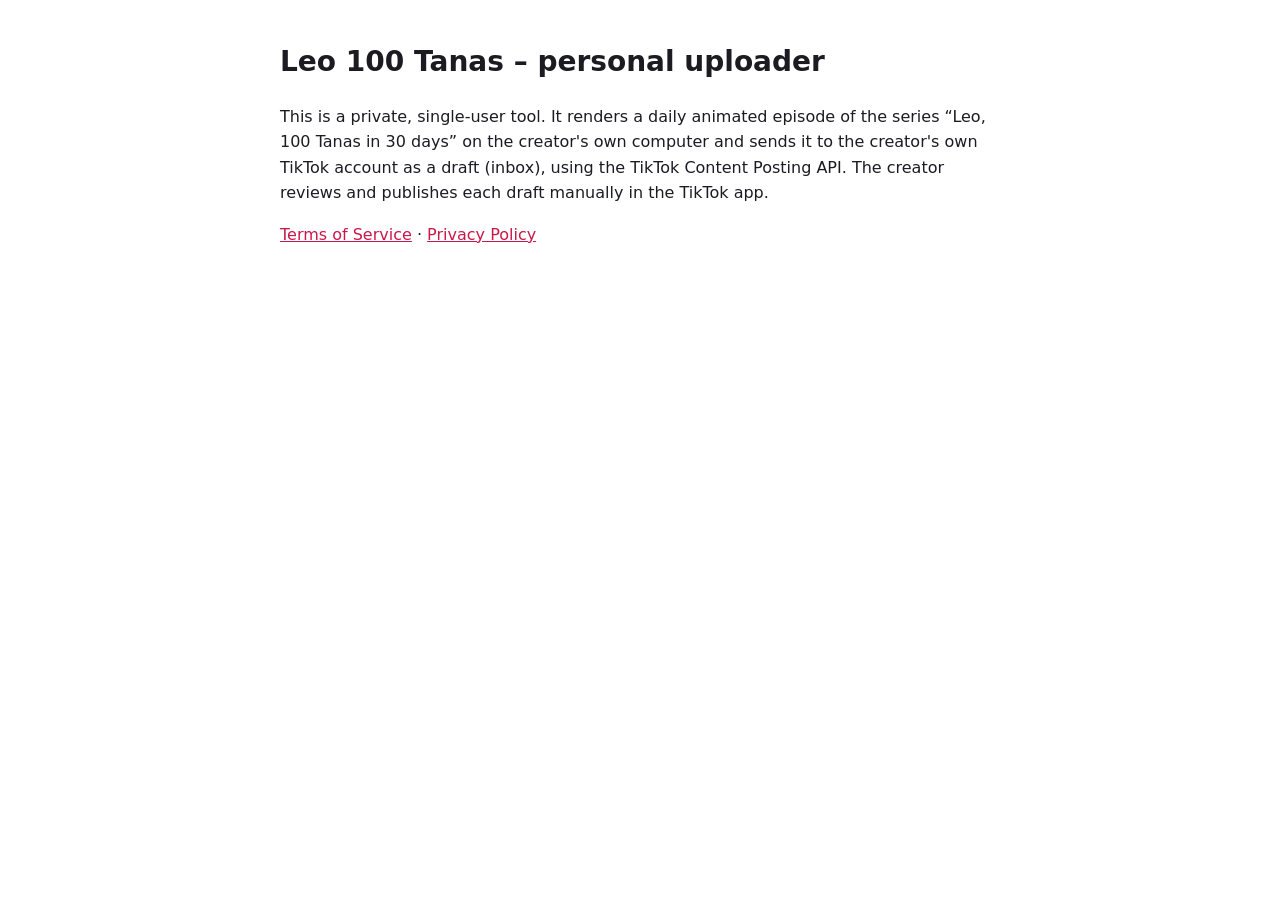
<file: index.html>
<!doctype html><html lang="en"><head><meta charset="utf-8"><meta name="viewport" content="width=device-width,initial-scale=1"><title>Leo 100 Tanas – uploader</title><link rel="stylesheet" href="style.css"></head><body>
<h1>Leo 100 Tanas – personal uploader</h1>
<p>This is a private, single-user tool. It renders a daily animated episode of the series “Leo, 100 Tanas in 30 days” on the creator's own computer and sends it to the creator's own TikTok account as a draft (inbox), using the TikTok Content Posting API. The creator reviews and publishes each draft manually in the TikTok app.</p>
<p><a href="terms.html">Terms of Service</a> · <a href="privacy.html">Privacy Policy</a></p>
</body></html>
</file>
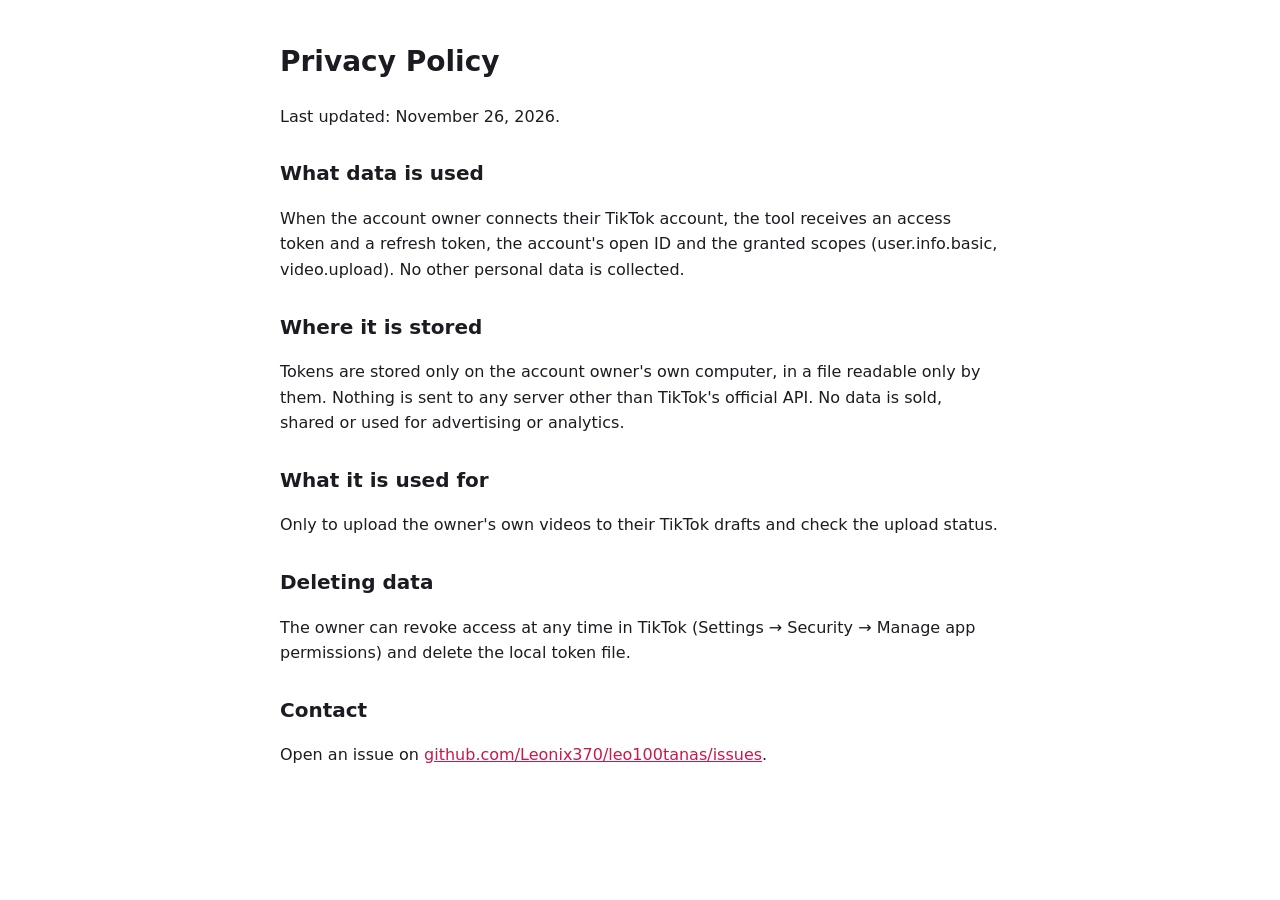
<file: privacy.html>
<!doctype html><html lang="en"><head><meta charset="utf-8"><meta name="viewport" content="width=device-width,initial-scale=1"><title>Privacy Policy</title><link rel="stylesheet" href="style.css"></head><body>
<h1>Privacy Policy</h1>
<p>Last updated: November 26, 2026.</p>
<h2>What data is used</h2><p>When the account owner connects their TikTok account, the tool receives an access token and a refresh token, the account's open ID and the granted scopes (user.info.basic, video.upload). No other personal data is collected.</p>
<h2>Where it is stored</h2><p>Tokens are stored only on the account owner's own computer, in a file readable only by them. Nothing is sent to any server other than TikTok's official API. No data is sold, shared or used for advertising or analytics.</p>
<h2>What it is used for</h2><p>Only to upload the owner's own videos to their TikTok drafts and check the upload status.</p>
<h2>Deleting data</h2><p>The owner can revoke access at any time in TikTok (Settings → Security → Manage app permissions) and delete the local token file.</p>
<h2>Contact</h2><p>Open an issue on <a href="https://github.com/Leonix370/leo100tanas/issues">github.com/Leonix370/leo100tanas/issues</a>.</p>
</body></html>
</file>
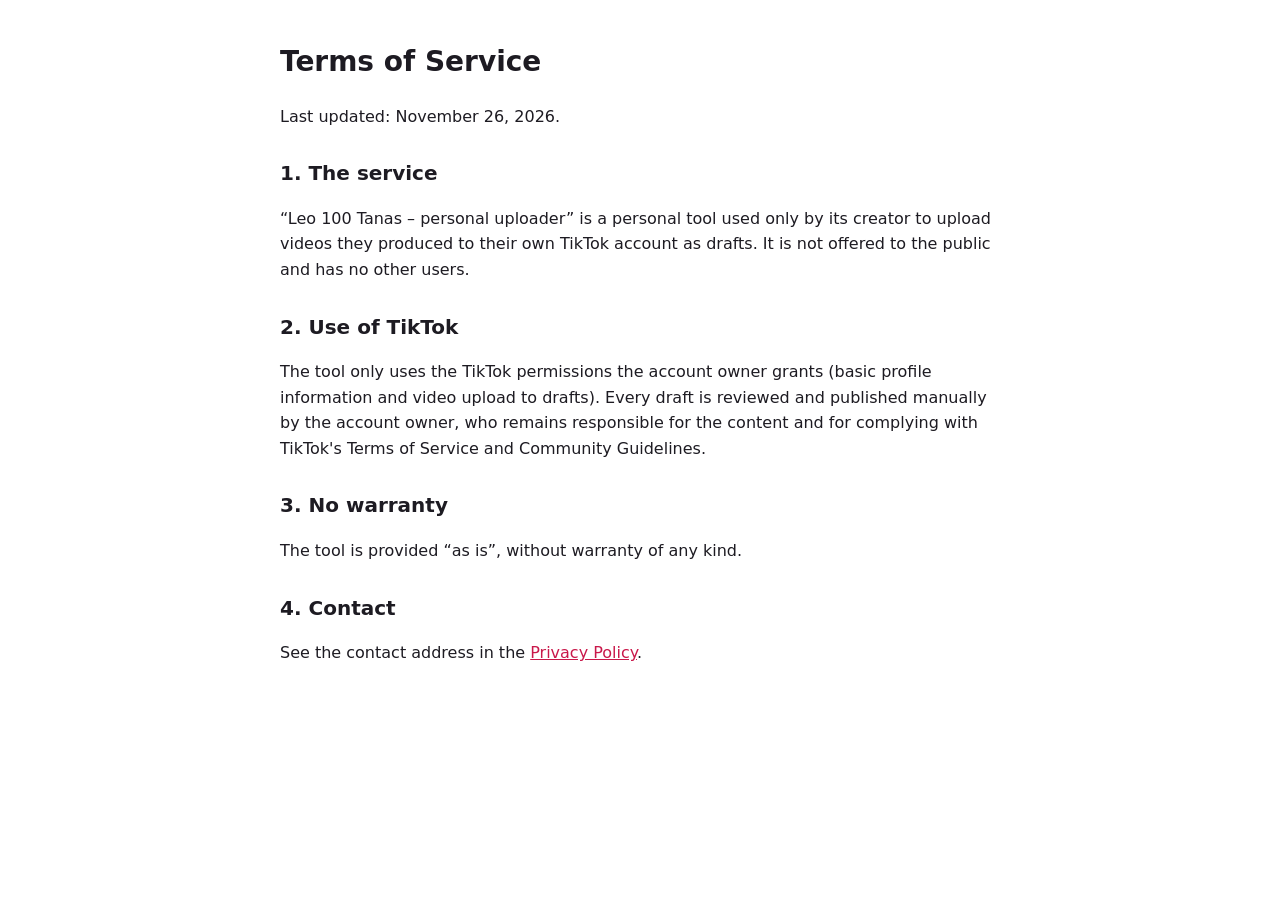
<file: terms.html>
<!doctype html><html lang="en"><head><meta charset="utf-8"><meta name="viewport" content="width=device-width,initial-scale=1"><title>Terms of Service</title><link rel="stylesheet" href="style.css"></head><body>
<h1>Terms of Service</h1>
<p>Last updated: November 26, 2026.</p>
<h2>1. The service</h2><p>“Leo 100 Tanas – personal uploader” is a personal tool used only by its creator to upload videos they produced to their own TikTok account as drafts. It is not offered to the public and has no other users.</p>
<h2>2. Use of TikTok</h2><p>The tool only uses the TikTok permissions the account owner grants (basic profile information and video upload to drafts). Every draft is reviewed and published manually by the account owner, who remains responsible for the content and for complying with TikTok's Terms of Service and Community Guidelines.</p>
<h2>3. No warranty</h2><p>The tool is provided “as is”, without warranty of any kind.</p>
<h2>4. Contact</h2><p>See the contact address in the <a href="privacy.html">Privacy Policy</a>.</p>
</body></html>
</file>
<file: style.css>
body{font-family:system-ui,sans-serif;max-width:720px;margin:40px auto;padding:0 16px;line-height:1.6;color:#1d1b22;background:#fff}
h1{font-size:28px}h2{font-size:20px;margin-top:28px}a{color:#c9184a}
</file>
